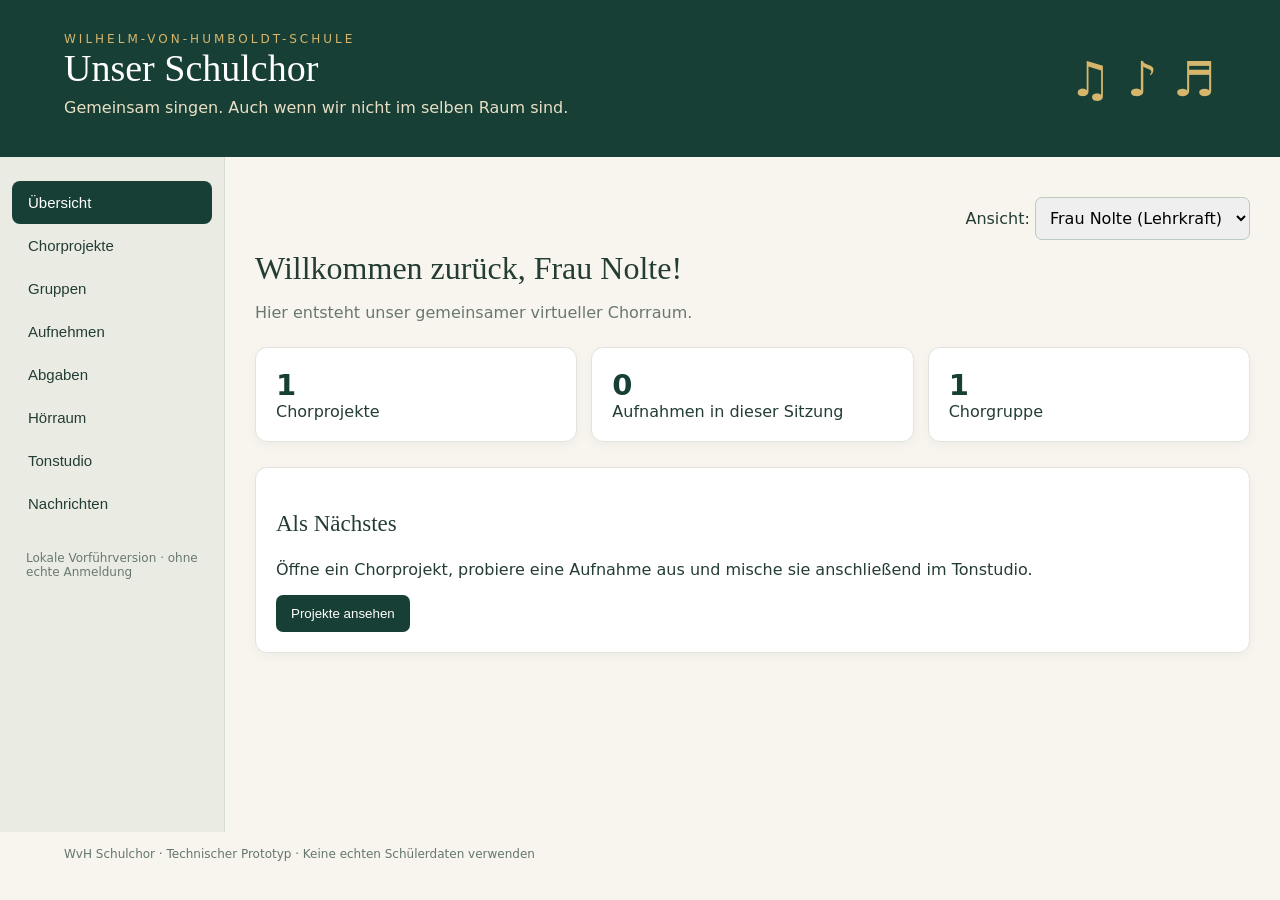
<file: index.html>
<!doctype html><html lang="de"><head><meta charset="utf-8"><meta name="viewport" content="width=device-width,initial-scale=1"><title>WvH Schulchor | Vorführversion</title><style>
:root{--green:#173f35;--gold:#d6b66c;--cream:#f7f5ed;--ink:#243d34}*{box-sizing:border-box}body{margin:0;background:var(--cream);color:var(--ink);font-family:system-ui,Arial,sans-serif}header{background:var(--green);color:#fff;padding:32px 5%;display:flex;align-items:center;justify-content:space-between;gap:20px}header h1{font:normal 38px Georgia,serif;margin:0}header p{margin:8px 0;color:#e9dfc5}.notes{font-size:48px;color:var(--gold)}.layout{display:grid;grid-template-columns:225px 1fr;min-height:75vh}aside{background:#eaece4;padding:24px 12px;border-right:1px solid #d7ddd2}nav button{display:block;width:100%;text-align:left;background:transparent;border:0;border-radius:8px;padding:13px 16px;color:var(--ink);cursor:pointer;font-size:15px}nav button.active,nav button:hover{background:var(--green);color:white}main{padding:30px;max-width:1150px;width:100%}h2{font:normal 32px Georgia,serif;margin:0 0 12px}h3{font:normal 23px Georgia,serif}.muted{color:#69786f}.cards{display:grid;grid-template-columns:repeat(auto-fit,minmax(190px,1fr));gap:14px;margin:25px 0}.card,.panel{background:white;border:1px solid #e1e4dc;border-radius:12px;padding:20px;box-shadow:0 3px 12px #163a2e0a}.card strong{display:block;font-size:29px;color:var(--green)}.panel{margin:16px 0}.primary,button.action{background:var(--green);color:white;border:0;border-radius:7px;padding:11px 15px;cursor:pointer}.secondary{background:white;border:1px solid #b7c4b9;border-radius:7px;padding:10px 14px;color:var(--green);cursor:pointer}input,select,textarea{padding:10px;border:1px solid #bccac0;border-radius:7px;max-width:100%;font:inherit}input[type=range]{width:100%}.row{display:flex;gap:12px;align-items:center;flex-wrap:wrap;margin:10px 0}.item{padding:15px 0;border-bottom:1px solid #e7e9e3}.item:last-child{border:0}.tag{font-size:12px;background:#edf3ed;color:#38634b;padding:4px 9px;border-radius:30px}.warning{background:#fff7df;padding:12px;border-radius:8px;margin:18px 0;color:#705a24}audio{max-width:100%}footer{padding:15px 5%;color:#65766b;font-size:12px}@media(max-width:700px){.layout{grid-template-columns:1fr}aside{padding:8px}nav{display:flex;overflow:auto}nav button{white-space:nowrap;width:auto}main{padding:20px}header h1{font-size:29px}.notes{display:none}}</style></head><body>
<header><div><div style="color:var(--gold);letter-spacing:3px;font-size:12px">WILHELM-VON-HUMBOLDT-SCHULE</div><h1>Unser Schulchor</h1><p>Gemeinsam singen. Auch wenn wir nicht im selben Raum sind.</p></div><div class="notes">♫ ♪ ♬</div></header><div class="layout"><aside><nav id="nav"></nav><p class="muted" style="font-size:12px;padding:14px">Lokale Vorführversion · ohne echte Anmeldung</p></aside><main><div class="row" style="justify-content:flex-end"><label>Ansicht: <select id="role"><option value="teacher">Frau Nolte (Lehrkraft)</option><option value="student">Schüler/in</option></select></label></div><div id="view"></div></main></div><footer>WvH Schulchor · Technischer Prototyp · Keine echten Schülerdaten verwenden</footer>
<script>
const $=id=>document.getElementById(id);const escapeHTML=s=>String(s).replace(/[&<>"']/g,c=>({'&':'&amp;','<':'&lt;','>':'&gt;','"':'&quot;',"'":'&#39;'}[c]));const store=(k,v)=>localStorage.setItem('wvh_'+k,JSON.stringify(v));const load=(k,d)=>{try{return JSON.parse(localStorage.getItem('wvh_'+k))??d}catch{return d}};let projects=load('projects',[{id:1,name:'Gemeinsam klingt es schön',group:'Schulchor',desc:'Unser erstes gemeinsames Chorprojekt'}]);let recordings=[];let active='dashboard';let recorder,stream,chunks=[];let context,playing=[];
const menus=[['dashboard','Übersicht'],['projects','Chorprojekte'],['groups','Gruppen'],['record','Aufnehmen'],['submissions','Abgaben'],['listening','Hörraum'],['studio','Tonstudio'],['messages','Nachrichten']];
function render(){const teacher=$('role').value==='teacher';$('nav').innerHTML=menus.map(([id,t])=>`<button class="${active===id?'active':''}" data-page="${id}">${t}</button>`).join('');let html='';if(active==='dashboard'){html=`<h2>Willkommen ${teacher?'zurück, Frau Nolte':'im Schulchor'}!</h2><p class="muted">Hier entsteht unser gemeinsamer virtueller Chorraum.</p><div class="cards"><div class="card"><strong>${projects.length}</strong>Chorprojekte</div><div class="card"><strong>${recordings.length}</strong>Aufnahmen in dieser Sitzung</div><div class="card"><strong>1</strong>Chorgruppe</div></div><div class="panel"><h3>Als Nächstes</h3><p>Öffne ein Chorprojekt, probiere eine Aufnahme aus und mische sie anschließend im Tonstudio.</p><button class="primary" data-go="projects">Projekte ansehen</button></div>`}
if(active==='projects'){html=`<h2>Chorprojekte</h2><p class="muted">Lieder und Aufgaben für unseren Schulchor.</p>${teacher?'<div class="panel"><h3>Neues Projekt</h3><form id="projectForm"><div class="row"><input name="name" placeholder="Titel des Liedes" required><input name="group" placeholder="Gruppe" value="Schulchor"><button class="primary">Projekt anlegen</button></div><textarea name="desc" placeholder="Beschreibung" rows="2"></textarea></form></div>':''}<div class="panel">${projects.map(p=>`<div class="item"><h3>${escapeHTML(p.name)}</h3><p>${escapeHTML(p.desc||'')}</p><span class="tag">${escapeHTML(p.group)}</span> <button class="secondary" data-go="record">Stimme aufnehmen</button></div>`).join('')}</div>`}
if(active==='groups'){html='<h2>Gruppen</h2><div class="panel"><h3>Schulchor</h3><p>Hier werden später die Schülergruppen aus dem Schulkonto verwaltet.</p><span class="tag">Demo-Gruppe</span></div>'}
if(active==='record'){html=`<h2>Deine Stimme aufnehmen</h2><p>Wähle ein Projekt und erlaube dem Browser die Mikrofonbenutzung.</p><div class="panel"><label>Projekt <select id="recProject">${projects.map(p=>`<option value="${p.id}">${escapeHTML(p.name)}</option>`).join('')}</select></label><div class="row"><button class="primary" id="startRec">● Aufnahme starten</button><button class="secondary" id="stopRec" disabled>■ Aufnahme stoppen</button></div><p id="recStatus" class="muted">Bereit für die Aufnahme.</p><div id="preview"></div></div><div class="warning">Mikrofonaufnahmen funktionieren nur in unterstützten Browsern mit sicherem Ursprung (HTTPS oder localhost). Aufnahmen bleiben in dieser Vorführung nur während der geöffneten Sitzung erhalten.</div>`}
if(active==='submissions'){html=`<h2>Abgaben</h2><p class="muted">Aufnahmen dieser Sitzung</p><div class="panel">${recordings.length?recordings.map((r,i)=>`<div class="item"><b>${escapeHTML(r.name)}</b> · ${escapeHTML(r.project)} <span class="tag">${r.approved?'Freigegeben':'Zur Prüfung'}</span><div class="row"><audio controls src="${r.url}"></audio>${teacher?`<button class="secondary" data-approve="${i}">${r.approved?'Freigabe zurücknehmen':'Freigeben'}</button>`:''}</div></div>`).join(''):'Noch keine Aufnahmen vorhanden. Öffne „Aufnehmen“, um eine Stimme einzusingen.'}</div>`}
if(active==='listening'){let approved=recordings.filter(r=>r.approved);html=`<h2>Hörraum</h2><p class="muted">Hier sind freigegebene Stimmen zu hören.</p><div class="panel">${approved.length?approved.map(r=>`<div class="item">${escapeHTML(r.name)} · ${escapeHTML(r.project)}<br><audio controls src="${r.url}"></audio></div>`).join(''):'Noch keine freigegebenen Aufnahmen.'}</div>`}
if(active==='studio'){html=`<h2>Tonstudio</h2><p class="muted">Stimmen gemeinsam anhören und ihre Lautstärke anpassen.</p><div class="panel"><h3>Mehrspur-Mischpult</h3>${recordings.length?recordings.map((r,i)=>`<div class="item"><label>${escapeHTML(r.name)} · ${escapeHTML(r.project)}</label><div class="row"><input aria-label="Lautstärke" type="range" min="0" max="100" value="75" data-volume="${i}"><span id="vol${i}">75 %</span></div></div>`).join(''):'Noch keine aufgenommenen Stimmen. Nimm zuerst eine oder mehrere Stimmen auf.'}<div class="row"><button class="primary" id="playMix" ${recordings.length?'':'disabled'}>▶ Zusammen abspielen</button><button class="secondary" id="stopMix">■ Stopp</button></div></div><div class="warning">Dies ist ein einfacher Mehrspur-Player, keine automatische Synchronisierung oder professionelle Audiobearbeitung.</div>`}
if(active==='messages'){html='<h2>Nachrichten</h2><div class="panel"><h3>Willkommen im Chorraum!</h3><p>Hier werden später Mitteilungen der Chorleitung angezeigt.</p></div>'} $('view').innerHTML=html;bind()}
function bind(){document.querySelectorAll('[data-page],[data-go]').forEach(b=>b.onclick=()=>{stopMix();active=b.dataset.page||b.dataset.go;render()});if($('projectForm'))$('projectForm').onsubmit=e=>{e.preventDefault();let d=new FormData(e.target);projects.push({id:Date.now(),name:d.get('name').trim(),group:d.get('group')||'Schulchor',desc:d.get('desc')});store('projects',projects);render()};if($('startRec'))$('startRec').onclick=startRec;if($('stopRec'))$('stopRec').onclick=stopRec;document.querySelectorAll('[data-approve]').forEach(b=>b.onclick=()=>{recordings[+b.dataset.approve].approved=!recordings[+b.dataset.approve].approved;render()});document.querySelectorAll('[data-volume]').forEach(b=>b.oninput=()=>{$('vol'+b.dataset.volume).textContent=b.value+' %'});if($('playMix'))$('playMix').onclick=playMix;if($('stopMix'))$('stopMix').onclick=stopMix}
async function startRec(){try{if(!navigator.mediaDevices?.getUserMedia||!window.MediaRecorder)throw Error('Mikrofonaufnahme wird hier nicht unterstützt.');stream=await navigator.mediaDevices.getUserMedia({audio:true});chunks=[];recorder=new MediaRecorder(stream);recorder.ondataavailable=e=>{if(e.data.size)chunks.push(e.data)};recorder.onstop=()=>{const blob=new Blob(chunks,{type:recorder.mimeType||'audio/webm'});let p=projects.find(p=>String(p.id)===$('recProject')?.value)||projects[0];let url=URL.createObjectURL(blob);recordings.push({name:'Meine Stimme '+(recordings.length+1),project:p?.name||'Schulchor',url,blob,approved:false});if($('preview'))$('preview').innerHTML='<p>Aufnahme gespeichert (nur in dieser Sitzung). Im Menü „Abgaben“ kannst du sie anhören.</p><audio controls src="'+url+'"></audio>';stream.getTracks().forEach(t=>t.stop())};recorder.start();$('startRec').disabled=true;$('stopRec').disabled=false;$('recStatus').textContent='Aufnahme läuft … sing jetzt!'}catch(e){$('recStatus').textContent='Fehler: '+e.message}}
function stopRec(){if(recorder?.state==='recording'){recorder.stop();$('stopRec').disabled=true;$('startRec').disabled=false;$('recStatus').textContent='Aufnahme beendet.'}}
function stopMix(){playing.forEach(x=>{try{x.stop?.();x.pause?.()}catch{}});playing=[]}
async function playMix(){stopMix();if(!recordings.length)return;try{context=context||new (window.AudioContext||window.webkitAudioContext)();await context.resume();let buffers=await Promise.all(recordings.map(async r=>context.decodeAudioData((await r.blob.arrayBuffer()).slice(0))));let start=context.currentTime+.15;buffers.forEach((buffer,i)=>{let src=context.createBufferSource(),gain=context.createGain();src.buffer=buffer;gain.gain.value=(Number(document.querySelector('[data-volume="'+i+'"]').value)||0)/100;src.connect(gain).connect(context.destination);src.start(start);playing.push(src)})}catch(e){alert('Mischen nicht möglich: '+e.message)}}
$('role').onchange=render;render();
</script></body></html>
</file>
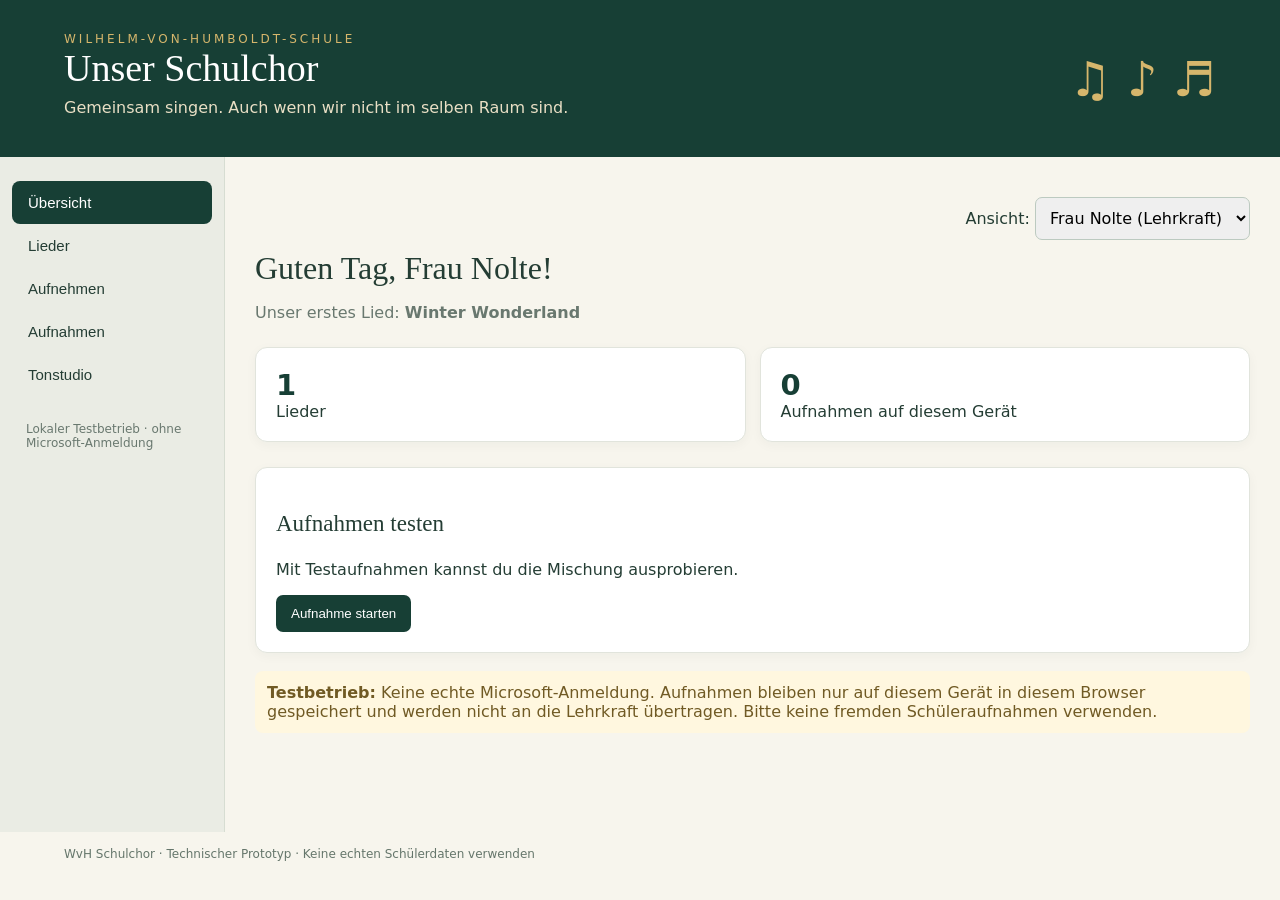
<file: index (1).html>
<!doctype html><html lang="de"><head><meta charset="utf-8"><meta name="viewport" content="width=device-width,initial-scale=1"><title>WvH Schulchor | Winter Wonderland Test</title><style>
:root{--green:#173f35;--gold:#d6b66c;--cream:#f7f5ed;--ink:#243d34}*{box-sizing:border-box}body{margin:0;background:var(--cream);color:var(--ink);font-family:system-ui,Arial,sans-serif}header{background:var(--green);color:#fff;padding:32px 5%;display:flex;align-items:center;justify-content:space-between;gap:20px}header h1{font:normal 38px Georgia,serif;margin:0}header p{margin:8px 0;color:#e9dfc5}.notes{font-size:48px;color:var(--gold)}.layout{display:grid;grid-template-columns:225px 1fr;min-height:75vh}aside{background:#eaece4;padding:24px 12px;border-right:1px solid #d7ddd2}nav button{display:block;width:100%;text-align:left;background:transparent;border:0;border-radius:8px;padding:13px 16px;color:var(--ink);cursor:pointer;font-size:15px}nav button.active,nav button:hover{background:var(--green);color:white}main{padding:30px;max-width:1150px;width:100%}h2{font:normal 32px Georgia,serif;margin:0 0 12px}h3{font:normal 23px Georgia,serif}.muted{color:#69786f}.cards{display:grid;grid-template-columns:repeat(auto-fit,minmax(190px,1fr));gap:14px;margin:25px 0}.card,.panel{background:white;border:1px solid #e1e4dc;border-radius:12px;padding:20px;box-shadow:0 3px 12px #163a2e0a}.card strong{display:block;font-size:29px;color:var(--green)}.panel{margin:16px 0}.primary,button.action{background:var(--green);color:white;border:0;border-radius:7px;padding:11px 15px;cursor:pointer}.secondary{background:white;border:1px solid #b7c4b9;border-radius:7px;padding:10px 14px;color:var(--green);cursor:pointer}button:disabled{opacity:.45;cursor:not-allowed}button:focus-visible,input:focus-visible,select:focus-visible{outline:3px solid #d6b66c;outline-offset:2px}input,select,textarea{padding:10px;border:1px solid #bccac0;border-radius:7px;max-width:100%;font:inherit}input[type=range]{width:100%}.row{display:flex;gap:12px;align-items:center;flex-wrap:wrap;margin:10px 0}.item{padding:15px 0;border-bottom:1px solid #e7e9e3}.item:last-child{border:0}.tag{font-size:12px;background:#edf3ed;color:#38634b;padding:4px 9px;border-radius:30px}.warning{background:#fff7df;padding:12px;border-radius:8px;margin:18px 0;color:#705a24}audio{max-width:100%}footer{padding:15px 5%;color:#65766b;font-size:12px}@media(max-width:700px){.layout{grid-template-columns:1fr}aside{padding:8px}nav{display:flex;overflow:auto}nav button{white-space:nowrap;width:auto}main{padding:20px}header h1{font-size:29px}.notes{display:none}}</style></head><body>
<header><div><div style="color:var(--gold);letter-spacing:3px;font-size:12px">WILHELM-VON-HUMBOLDT-SCHULE</div><h1>Unser Schulchor</h1><p>Gemeinsam singen. Auch wenn wir nicht im selben Raum sind.</p></div><div class="notes">♫ ♪ ♬</div></header><div class="layout"><aside><nav id="nav"></nav><p class="muted" style="font-size:12px;padding:14px">Lokaler Testbetrieb · ohne Microsoft-Anmeldung</p></aside><main><div class="row" style="justify-content:flex-end"><label>Ansicht: <select id="role"><option value="teacher">Frau Nolte (Lehrkraft)</option><option value="student">Schüler/in</option></select></label></div><div id="view"></div></main></div><footer>WvH Schulchor · Technischer Prototyp · Keine echten Schülerdaten verwenden</footer>
<script>
const $=id=>document.getElementById(id);
const esc=s=>String(s).replace(/[&<>"']/g,c=>({'&':'&amp;','<':'&lt;','>':'&gt;','"':'&quot;',"'":'&#39;'}[c]));
const save=(k,v)=>localStorage.setItem('wvh_v2_'+k,JSON.stringify(v));
const load=(k,d)=>{try{return JSON.parse(localStorage.getItem('wvh_v2_'+k))??d}catch{return d}};
let projects=load('projects',[{id:1,name:'Winter Wonderland',group:'Schulchor',desc:'Unser erstes Testlied. Mit Kopfhörern und möglichst ruhiger Umgebung aufnehmen.'}]);
if(!projects.some(p=>p.name.toLowerCase()==='winter wonderland')){projects.unshift({id:1,name:'Winter Wonderland',group:'Schulchor',desc:'Unser erstes Testlied. Mit Kopfhörern und möglichst ruhiger Umgebung aufnehmen.'});save('projects',projects)}
let recordings=[],page='dashboard',recorder=null,stream=null,chunks=[],ctx=null,playing=[],selectedDevice='',currentPreview=null;
let dbPromise=new Promise((resolve,reject)=>{let req=indexedDB.open('wvh_chor_local_v2',1);req.onupgradeneeded=()=>req.result.createObjectStore('recordings',{keyPath:'id'});req.onsuccess=()=>resolve(req.result);req.onerror=()=>reject(req.error)});
async function dbPut(r){let db=await dbPromise;return new Promise((ok,no)=>{let tx=db.transaction('recordings','readwrite');tx.objectStore('recordings').put({id:r.id,name:r.name,project:r.project,blob:r.blob,approved:r.approved,created:r.created});tx.oncomplete=ok;tx.onerror=()=>no(tx.error)})}
async function dbAll(){let db=await dbPromise;return new Promise((ok,no)=>{let q=db.transaction('recordings').objectStore('recordings').getAll();q.onsuccess=()=>ok(q.result);q.onerror=()=>no(q.error)})}
async function dbDelete(id){let db=await dbPromise;return new Promise((ok,no)=>{let tx=db.transaction('recordings','readwrite');tx.objectStore('recordings').delete(id);tx.oncomplete=ok;tx.onerror=()=>no(tx.error)})}
function download(blob,name){let a=document.createElement('a'),u=URL.createObjectURL(blob);a.href=u;a.download=name;document.body.append(a);a.click();a.remove();setTimeout(()=>URL.revokeObjectURL(u),30000)}
function notice(){return '<div class="warning"><b>Testbetrieb:</b> Keine echte Microsoft-Anmeldung. Aufnahmen bleiben nur auf diesem Gerät in diesem Browser gespeichert und werden nicht an die Lehrkraft übertragen. Bitte keine fremden Schüleraufnahmen verwenden.</div>'}
function nav(){let teacher=$('role').value==='teacher';let menu=teacher?[['dashboard','Übersicht'],['projects','Lieder'],['record','Aufnehmen'],['submissions','Aufnahmen'],['studio','Tonstudio']]:[['dashboard','Mein Chor'],['projects','Mein Lied'],['record','Einsingen'],['submissions','Meine Aufnahmen']];$('nav').innerHTML=menu.map(([id,name])=>`<button class="${page===id?'active':''}" data-page="${id}">${name}</button>`).join('');if(!menu.some(x=>x[0]===page))page='dashboard'}
function render(){nav();let teacher=$('role').value==='teacher',h='';
if(page==='dashboard')h=`<h2>${teacher?'Guten Tag, Frau Nolte!':'Willkommen im Schulchor!'}</h2><p class="muted">Unser erstes Lied: <b>Winter Wonderland</b></p><div class="cards"><div class="card"><strong>${projects.length}</strong>Lieder</div><div class="card"><strong>${recordings.length}</strong>Aufnahmen auf diesem Gerät</div></div><div class="panel"><h3>${teacher?'Aufnahmen testen':'Bereit zum Einsingen?'}</h3><p>${teacher?'Mit Testaufnahmen kannst du die Mischung ausprobieren.':'Wähle dein Mikrofon, sing deine Stimme ein und höre sie an.'}</p><button class="primary" data-go="record">${teacher?'Aufnahme starten':'Jetzt einsingen'}</button></div>${notice()}`;
if(page==='projects')h=`<h2>Unsere Lieder</h2><div class="panel">${projects.map(p=>`<div class="item"><h3>${esc(p.name)}</h3><p>${esc(p.desc)}</p><span class="tag">${esc(p.group)}</span> <button class="secondary" data-go="record">Einsingen</button></div>`).join('')}</div>${teacher?'<div class="panel"><h3>Weiteres Lied anlegen</h3><form id="projectForm"><input name="name" required placeholder="Liedtitel"><button class="primary">Hinzufügen</button></form></div>':''}<p class="muted">Noten und Begleitmusik können später nach Freigabe der Rechte ergänzt werden.</p>`;
if(page==='record')h=`<h2>Deine Stimme einsingen</h2><p class="muted">Am besten mit Kopfhörern aufnehmen. Wähle erst dein Mikrofon und mache einen kurzen Test.</p><div class="panel"><label for="recProject">Lied</label><div class="row"><select id="recProject">${projects.map(p=>`<option value="${p.id}">${esc(p.name)}</option>`).join('')}</select></div><label for="mic">Mikrofon</label><div class="row"><select id="mic"><option value="">Standardmikrofon</option></select><button class="secondary" id="refreshMic">Mikrofone anzeigen</button></div><p id="micStatus" class="muted">Zum Anzeigen der Mikrofone musst du den Zugriff erlauben.</p><div class="row"><button class="secondary" id="testMic">Mikrofon testen (3 Sekunden)</button></div><p id="testStatus" class="muted"></p><hr style="border:0;border-top:1px solid #e5e9e2;margin:20px 0"><div class="row"><button class="primary" id="startRec">● Aufnahme starten</button><button class="secondary" id="stopRec" disabled>■ Aufnahme beenden</button></div><p id="recStatus" role="status" class="muted">Bereit.</p><div id="preview"></div></div>${notice()}`;
if(page==='submissions')h=`<h2>${teacher?'Aufnahmen':'Meine Aufnahmen'}</h2><p class="muted">Die Aufnahmen werden nur in diesem Browser gespeichert.</p><div class="panel">${recordings.length?recordings.map(r=>`<div class="item"><b>${esc(r.name)}</b> · ${esc(r.project)} <span class="tag">${r.approved?'Markiert':'Lokal gespeichert'}</span><div class="row"><audio controls preload="metadata" src="${r.url}"></audio><button class="secondary" data-download="${r.id}">Herunterladen</button>${teacher?`<button class="secondary" data-approve="${r.id}">${r.approved?'Markierung entfernen':'Markieren'}</button>`:''}<button class="secondary" data-delete="${r.id}">Löschen</button></div></div>`).join(''):'Noch keine Aufnahme. Öffne „Einsingen“.'}</div>${notice()}`;
if(page==='studio')h=`<h2>Tonstudio</h2><p class="muted">Mehrere Stimmen gleichzeitig starten, Lautstärken regeln und eine gemeinsame WAV-Datei exportieren.</p><div class="panel"><h3>Stimmen</h3>${recordings.length?recordings.map(r=>`<div class="item"><b>${esc(r.name)}</b> <span class="muted">${esc(r.project)}</span><div class="row"><label for="vol${r.id}">Lautstärke</label><input id="vol${r.id}" type="range" min="0" max="150" value="80" data-volume="${r.id}"><span id="label${r.id}">80 %</span></div></div>`).join(''):'Nimm zuerst mindestens eine Stimme auf.'}<div class="row"><button class="primary" id="playMix" ${recordings.length?'':'disabled'}>▶ Gemeinsam anhören</button><button class="secondary" id="stopMix">■ Stopp</button><button class="secondary" id="exportMix" ${recordings.length?'':'disabled'}>Mix als WAV speichern</button></div><p id="mixStatus" class="muted"></p></div><div class="warning">Alle Aufnahmen beginnen derzeit gleichzeitig. Automatische Erkennung und Korrektur von Einsätzen, Rauschen und Tonhöhe sind noch nicht enthalten. Für einen sauberen Chormix brauchen wir eine gemeinsame zeitliche Referenz.</div>`;
$('view').innerHTML=h;bind()}
function bind(){document.querySelectorAll('[data-page],[data-go]').forEach(b=>b.onclick=()=>{stopMix();page=b.dataset.page||b.dataset.go;render()});if($('projectForm'))$('projectForm').onsubmit=e=>{e.preventDefault();let name=new FormData(e.target).get('name').trim();if(name){projects.push({id:Date.now(),name,group:'Schulchor',desc:'Neues Chorprojekt'});save('projects',projects);render()}};if($('refreshMic'))$('refreshMic').onclick=refreshMics;if($('testMic'))$('testMic').onclick=testMic;if($('startRec'))$('startRec').onclick=startRec;if($('stopRec'))$('stopRec').onclick=stopRec;document.querySelectorAll('[data-download]').forEach(b=>b.onclick=()=>{let r=recordings.find(x=>x.id===Number(b.dataset.download));if(r)download(r.blob,'Winter-Wonderland-Stimme-'+r.id+'.'+(r.blob.type.includes('mp4')?'m4a':'webm'))});document.querySelectorAll('[data-delete]').forEach(b=>b.onclick=async()=>{if(!confirm('Diese Aufnahme wirklich löschen?'))return;let id=Number(b.dataset.delete);await dbDelete(id);let r=recordings.find(x=>x.id===id);if(r)URL.revokeObjectURL(r.url);recordings=recordings.filter(x=>x.id!==id);render()});document.querySelectorAll('[data-approve]').forEach(b=>b.onclick=async()=>{let r=recordings.find(x=>x.id===Number(b.dataset.approve));r.approved=!r.approved;await dbPut(r);render()});document.querySelectorAll('[data-volume]').forEach(b=>b.oninput=()=>{$('label'+b.dataset.volume).textContent=b.value+' %'});if($('playMix'))$('playMix').onclick=playMix;if($('stopMix'))$('stopMix').onclick=stopMix;if($('exportMix'))$('exportMix').onclick=exportMix}
async function refreshMics(){let status=$('micStatus');try{let s=await navigator.mediaDevices.getUserMedia({audio:true});let devices=(await navigator.mediaDevices.enumerateDevices()).filter(d=>d.kind==='audioinput');let sel=$('mic');sel.innerHTML='<option value="">Standardmikrofon</option>'+devices.map((d,i)=>`<option value="${esc(d.deviceId)}">${esc(d.label||'Mikrofon '+(i+1))}</option>`).join('');if(selectedDevice)sel.value=selectedDevice;sel.onchange=()=>selectedDevice=sel.value;s.getTracks().forEach(t=>t.stop());status.textContent=devices.length+' Mikrofon(e) gefunden.'}catch(e){status.textContent='Mikrofonzugriff fehlgeschlagen: '+e.message}}
function constraint(){let id=$('mic')?.value||selectedDevice;return {audio:id?{deviceId:{ideal:id},echoCancellation:false,noiseSuppression:false,autoGainControl:false}:{echoCancellation:false,noiseSuppression:false,autoGainControl:false}}}
async function testMic(){let status=$('testStatus');try{let s=await navigator.mediaDevices.getUserMedia(constraint());let c=new (window.AudioContext||window.webkitAudioContext)(),source=c.createMediaStreamSource(s),an=c.createAnalyser();source.connect(an);let a=new Uint8Array(an.fftSize),peak=0;status.textContent='Bitte 3 Sekunden sprechen oder singen …';let start=performance.now();await new Promise(resolve=>{let tick=()=>{an.getByteTimeDomainData(a);let rms=Math.sqrt(a.reduce((sum,x)=>sum+(x-128)**2,0)/a.length)/128;peak=Math.max(peak,rms);if(performance.now()-start<3000)requestAnimationFrame(tick);else resolve()};tick()});s.getTracks().forEach(t=>t.stop());await c.close();status.textContent=peak>.015?'Mikrofon funktioniert! Pegel erkannt.':'Mikrofon aktiv, aber kaum Signal erkannt. Bitte Mikrofon und Lautstärke prüfen.'}catch(e){status.textContent='Test fehlgeschlagen: '+e.message}}
async function startRec(){let status=$('recStatus');try{if(!window.MediaRecorder)throw Error('Dieser Browser unterstützt keine Aufnahme.');stream=await navigator.mediaDevices.getUserMedia(constraint());chunks=[];let type=['audio/webm;codecs=opus','audio/mp4','audio/webm'].find(t=>MediaRecorder.isTypeSupported(t));recorder=new MediaRecorder(stream,type?{mimeType:type}:undefined);let project=projects.find(p=>String(p.id)===$('recProject').value)||projects[0];recorder.ondataavailable=e=>{if(e.data.size)chunks.push(e.data)};recorder.onstop=async()=>{try{let blob=new Blob(chunks,{type:recorder.mimeType||'audio/webm'});if(!blob.size)throw Error('Aufnahme ist leer');let r={id:Date.now(),name:'Stimme '+(recordings.length+1),project:project.name,blob,approved:false,created:new Date().toISOString(),url:URL.createObjectURL(blob)};await dbPut(r);recordings.push(r);if($('preview'))$('preview').innerHTML='<p><b>Aufnahme gespeichert!</b> Du kannst sie hier anhören oder unter „Meine Aufnahmen“ herunterladen.</p><audio controls src="'+r.url+'"></audio>';status.textContent='Aufnahme sicher in diesem Browser gespeichert.'}catch(e){status.textContent='Speichern fehlgeschlagen: '+e.message}finally{stream?.getTracks().forEach(t=>t.stop());stream=null}};recorder.start(1000);$('startRec').disabled=true;$('stopRec').disabled=false;status.textContent='● Aufnahme läuft. Sing jetzt!'}catch(e){status.textContent='Fehler: '+e.message;stream?.getTracks().forEach(t=>t.stop())}}
function stopRec(){if(recorder?.state==='recording'){recorder.stop();$('stopRec').disabled=true;$('startRec').disabled=false;$('recStatus').textContent='Aufnahme wird gespeichert …'}}
function stopMix(){playing.forEach(x=>{try{x.stop()}catch{}});playing=[]}
async function decodeAll(){let ac=ctx||(ctx=new (window.AudioContext||window.webkitAudioContext)());await ac.resume();return Promise.all(recordings.map(async r=>ac.decodeAudioData(await r.blob.arrayBuffer())))}
function gains(){return recordings.map(r=>Number(document.querySelector('[data-volume="'+r.id+'"]')?.value||80)/100)}
async function playMix(){stopMix();try{let buffers=await decodeAll(),start=ctx.currentTime+.12,gs=gains();buffers.forEach((buffer,i)=>{let src=ctx.createBufferSource(),g=ctx.createGain();src.buffer=buffer;g.gain.value=gs[i];src.connect(g).connect(ctx.destination);src.start(start);playing.push(src)});$('mixStatus').textContent='Mix wird abgespielt.'}catch(e){$('mixStatus').textContent='Abspielen fehlgeschlagen: '+e.message}}
function wavFromBuffer(buffer){let ch=buffer.numberOfChannels,frames=buffer.length,bytes=new ArrayBuffer(44+frames*ch*2),v=new DataView(bytes),offset=0;const str=s=>{for(let c of s)v.setUint8(offset++,c.charCodeAt(0))},u16=n=>{v.setUint16(offset,n,true);offset+=2},u32=n=>{v.setUint32(offset,n,true);offset+=4};str('RIFF');u32(36+frames*ch*2);str('WAVE');str('fmt ');u32(16);u16(1);u16(ch);u32(buffer.sampleRate);u32(buffer.sampleRate*ch*2);u16(ch*2);u16(16);str('data');u32(frames*ch*2);let data=Array.from({length:ch},(_,i)=>buffer.getChannelData(i));for(let i=0;i<frames;i++)for(let j=0;j<ch;j++){let x=Math.max(-1,Math.min(1,data[j][i]));v.setInt16(offset,x<0?x*32768:x*32767,true);offset+=2}return new Blob([bytes],{type:'audio/wav'})}
async function exportMix(){let status=$('mixStatus');try{status.textContent='Mix wird erstellt …';let buffers=await decodeAll(),rate=44100,length=Math.ceil(Math.max(...buffers.map(b=>b.duration))*rate);if(length>rate*600)throw Error('Maximal 10 Minuten pro Mix in dieser Testversion.');let offline=new OfflineAudioContext(2,length,rate),gs=gains();buffers.forEach((buffer,i)=>{let src=offline.createBufferSource(),g=offline.createGain();src.buffer=buffer;g.gain.value=gs[i]/Math.max(1,Math.sqrt(buffers.length));src.connect(g).connect(offline.destination);src.start(0)});let mixed=await offline.startRendering();download(wavFromBuffer(mixed),'Winter-Wonderland-Chormix.wav');status.textContent='WAV-Mix heruntergeladen. Bitte anhören und prüfen.'}catch(e){status.textContent='Export fehlgeschlagen: '+e.message}}
$('role').onchange=()=>{page='dashboard';render()};dbAll().then(rows=>{recordings=rows.map(r=>({...r,url:URL.createObjectURL(r.blob)}));render()}).catch(e=>{render();console.error('Lokaler Speicher nicht verfügbar',e)});
</script></body></html>
</file>
